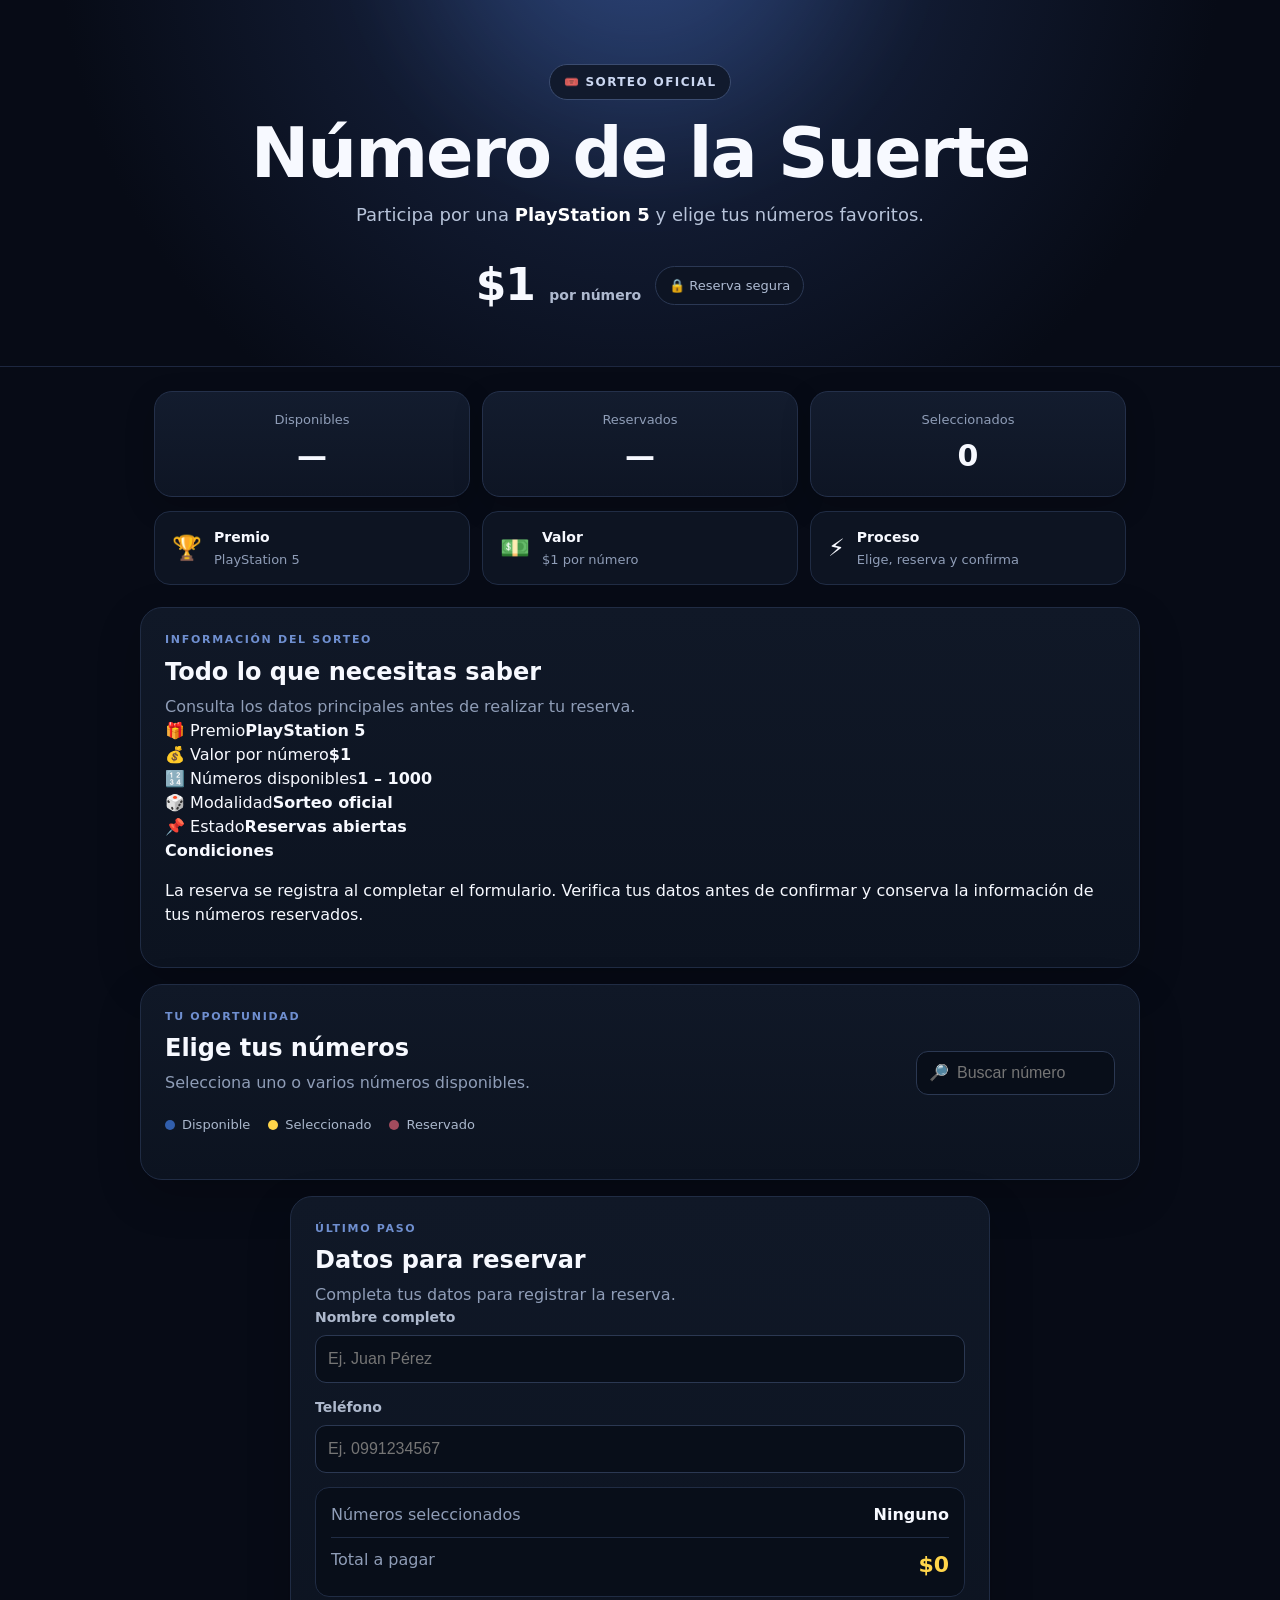
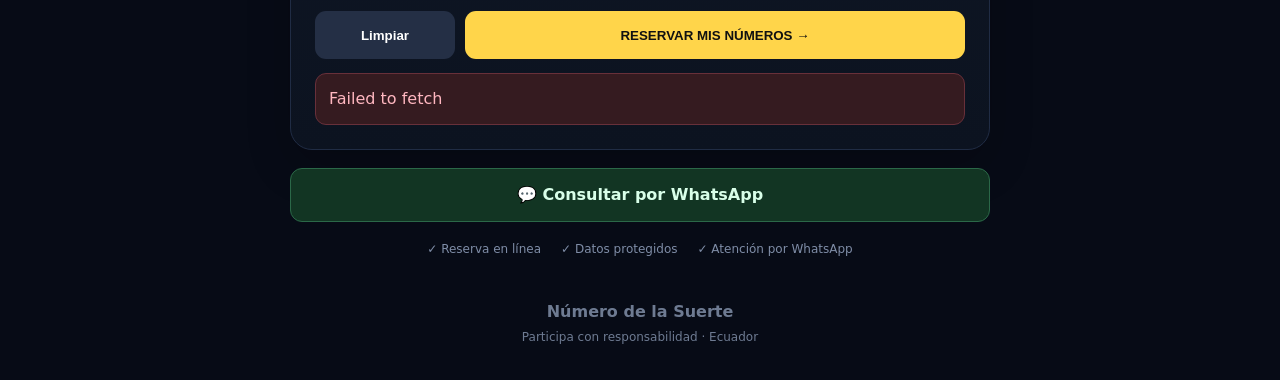
<file: index.html>
<!doctype html>
<html lang="es">
<head>
<meta charset="utf-8">
<meta name="viewport" content="width=device-width,initial-scale=1">
<meta name="theme-color" content="#070b16">
<meta name="description" content="Número de la Suerte — reserva tu número y participa.">
<title>Número de la Suerte</title>
<link rel="stylesheet" href="styles.css">
</head>
<body>
<header class="hero">
<div class="heroGlow"></div><div class="badge">🎟️ SORTEO OFICIAL</div>
<h1 id="raffleName">Número de la Suerte</h1>
<p class="heroLead">Participa por una <strong id="heroPrize">PlayStation 5</strong> y elige tus números favoritos.</p>
<div class="heroMeta"><div class="price" id="heroPrice">$1 <span>por número</span></div><div class="secure">🔒 Reserva segura</div></div>
</header>
<main>
<section class="stats"><div><span>Disponibles</span><b id="availableCount">—</b></div><div><span>Reservados</span><b id="reservedCount">—</b></div><div><span>Seleccionados</span><b id="selectedCount">0</b></div></section>
<section class="infoGrid"><article class="infoCard"><span class="infoIcon">🏆</span><div><strong>Premio</strong><p id="infoPrize">PlayStation 5</p></div></article><article class="infoCard"><span class="infoIcon">💵</span><div><strong>Valor</strong><p id="infoPrice">$1 por número</p></div></article><article class="infoCard"><span class="infoIcon">⚡</span><div><strong>Proceso</strong><p>Elige, reserva y confirma</p></div></article></section>
<section class="card raffleDetails"><div class="sectionTitle"><div><span class="eyebrow">INFORMACIÓN DEL SORTEO</span><h2>Todo lo que necesitas saber</h2><p>Consulta los datos principales antes de realizar tu reserva.</p></div></div><div class="detailsGrid"><div><span>🎁 Premio</span><strong id="detailPrize">PlayStation 5</strong></div><div><span>💰 Valor por número</span><strong id="detailPrice">$1</strong></div><div><span>🔢 Números disponibles</span><strong id="detailNumbers">1 – 1000</strong></div><div><span>🎲 Modalidad</span><strong>Sorteo oficial</strong></div><div><span>📌 Estado</span><strong>Reservas abiertas</strong></div></div><div class="terms"><strong>Condiciones</strong><p>La reserva se registra al completar el formulario. Verifica tus datos antes de confirmar y conserva la información de tus números reservados.</p></div></section>
<section class="card numbersCard"><div class="sectionTitle"><div><span class="eyebrow">TU OPORTUNIDAD</span><h2>Elige tus números</h2><p>Selecciona uno o varios números disponibles.</p></div><label class="searchBox"><span>🔎</span><input id="search" type="number" min="1" max="1000" placeholder="Buscar número"></label></div><div class="legend"><span><i class="dot availableDot"></i>Disponible</span><span><i class="dot selectedDot"></i>Seleccionado</span><span><i class="dot reservedDot"></i>Reservado</span></div><div id="grid" class="grid"></div></section>
<section class="card form-card"><div class="sectionTitle"><div><span class="eyebrow">ÚLTIMO PASO</span><h2>Datos para reservar</h2><p>Completa tus datos para registrar la reserva.</p></div></div><form id="reservationForm"><label>Nombre completo<input id="name" autocomplete="name" required minlength="2" placeholder="Ej. Juan Pérez"></label><label>Teléfono<input id="phone" autocomplete="tel" inputmode="tel" required minlength="7" placeholder="Ej. 0991234567"></label><div class="summary"><div><span>Números seleccionados</span><strong id="summaryNumbers">Ninguno</strong></div><div class="totalRow"><span>Total a pagar</span><strong id="total">$0</strong></div></div><div class="formActions"><button id="clearBtn" type="button" class="secondary">Limpiar</button><button id="submitBtn" type="submit">RESERVAR MIS NÚMEROS →</button></div><div id="message" class="message" hidden></div></form></section>
<a id="whatsappBtn" class="whatsappBtn" href="#" target="_blank" rel="noopener" hidden>💬 Consultar por WhatsApp</a>
<section class="trust"><span>✓ Reserva en línea</span><span>✓ Datos protegidos</span><span>✓ Atención por WhatsApp</span></section>
</main>
<footer><strong>Número de la Suerte</strong><span>Participa con responsabilidad · Ecuador</span></footer>
<div id="receiptModal" class="receiptModal" hidden><div class="receiptCard" role="dialog" aria-modal="true" aria-labelledby="receiptTitle"><button id="closeReceipt" class="receiptClose" type="button" aria-label="Cerrar">×</button><div class="receiptHead"><span>🎟️</span><div><span class="eyebrow">COMPROBANTE</span><h2 id="receiptTitle">Reserva confirmada</h2></div></div><div class="receiptStatus">✓ RESERVA REGISTRADA</div><div class="receiptGrid"><div><span>Cliente</span><strong id="receiptName">—</strong></div><div><span>Teléfono</span><strong id="receiptPhone">—</strong></div><div><span>Números</span><strong id="receiptNumbers">—</strong></div><div><span>Total</span><strong id="receiptTotal">$0</strong></div><div><span>Fecha y hora</span><strong id="receiptDate">—</strong></div><div><span>Código</span><strong id="receiptCode">—</strong></div></div><p class="receiptNote">Guarda este comprobante como respaldo de tu reserva. La reserva queda sujeta a la confirmación del pago.</p><div class="receiptActions"><button id="printReceipt" type="button">🖨️ Imprimir / Guardar</button><button id="receiptWhatsapp" type="button" class="secondary">💬 Enviar por WhatsApp</button></div></div></div>
<script src="config.js"></script><script src="app.js"></script>
</body>
</html>
</file>
<file: styles.css>
*{box-sizing:border-box}html{scroll-behavior:smooth;-webkit-text-size-adjust:100%}body{margin:0;font-family:Inter,ui-sans-serif,system-ui,-apple-system,BlinkMacSystemFont,"Segoe UI",sans-serif;background:#070b16;color:#f7f9ff;line-height:1.5;overflow-x:hidden}.hero{position:relative;overflow:hidden;text-align:center;padding:64px 18px 48px;background:radial-gradient(circle at 50% -20%,#26375f 0,#111a30 38%,#070b16 75%);border-bottom:1px solid #1d2740}.heroGlow{position:absolute;width:420px;height:420px;border-radius:50%;left:50%;top:-300px;transform:translateX(-50%);background:#4f8cff;opacity:.14;filter:blur(70px)}.hero>*:not(.heroGlow){position:relative}.badge{display:inline-flex;align-items:center;border:1px solid #3b4c70;background:#111a2d;border-radius:999px;padding:8px 14px;font-size:12px;font-weight:800;letter-spacing:1.4px;color:#cbd7f1}.hero h1{font-size:clamp(38px,7vw,70px);line-height:1.02;margin:18px 0 12px;letter-spacing:-2px}.heroLead{max-width:680px;margin:0 auto;color:#b8c4da;font-size:18px}.heroLead strong{color:#fff}.heroMeta{display:flex;justify-content:center;align-items:center;gap:14px;flex-wrap:wrap;margin-top:24px}.price{font-size:44px;font-weight:900;letter-spacing:-1px}.price span{font-size:14px;font-weight:600;color:#aeb9cf;letter-spacing:0}.secure{padding:9px 13px;border:1px solid #2b3854;border-radius:999px;color:#aebbd2;background:#0d1423;font-size:13px}.stats{max-width:1000px;margin:24px auto 14px;display:grid;grid-template-columns:repeat(3,1fr);gap:12px;padding:0 14px}.stats div{background:linear-gradient(180deg,#131c2e,#0e1524);border:1px solid #24304a;border-radius:18px;padding:18px;text-align:center;box-shadow:0 10px 30px #0003}.stats span{display:block;color:#8f9db7;font-size:13px}.stats b{display:block;font-size:30px;margin-top:3px}.infoGrid{max-width:1000px;margin:14px auto 22px;padding:0 14px;display:grid;grid-template-columns:repeat(3,1fr);gap:12px}.infoCard{display:flex;gap:12px;align-items:center;padding:15px 17px;background:#0d1422;border:1px solid #202c44;border-radius:16px}.infoIcon{font-size:24px}.infoCard strong{display:block;font-size:14px}.infoCard p{margin:2px 0 0;color:#8f9db7;font-size:13px}.card{max-width:1000px;margin:16px auto;padding:24px;background:linear-gradient(180deg,#101827,#0c1320);border:1px solid #202c44;border-radius:22px;box-shadow:0 16px 45px #0003}.sectionTitle{display:flex;justify-content:space-between;gap:18px;align-items:flex-end}.eyebrow{display:block;color:#6f8fd0;font-size:11px;font-weight:900;letter-spacing:1.7px;margin-bottom:5px}.sectionTitle h2{margin:0 0 5px;font-size:24px}.sectionTitle p{margin:0;color:#8f9db7}.searchBox{display:flex;align-items:center;gap:8px;background:#080e19;border:1px solid #2b3852;border-radius:12px;padding:0 12px}.searchBox input{border:0!important;background:transparent!important;outline:0;width:145px;padding:12px 0}.toolbar input,input{background:#080e19;border:1px solid #2b3852;border-radius:11px;color:#fff;padding:12px;font-size:16px}.legend{display:flex;gap:18px;flex-wrap:wrap;color:#aab7cc;font-size:13px;margin:20px 0}.legend span{display:flex;align-items:center;gap:7px}.dot{width:10px;height:10px;border-radius:50%;display:inline-block}.availableDot{background:#315eac}.selectedDot{background:#ffd54a}.reservedDot{background:#a34b5d}.grid{display:grid;grid-template-columns:repeat(10,1fr);gap:8px}.number{border:1px solid #2a3853;background:#162238;color:#fff;border-radius:10px;padding:10px 2px;cursor:pointer;font-weight:800;transition:transform .12s,filter .12s;min-height:42px;touch-action:manipulation}.number:hover:not(:disabled){transform:translateY(-2px);filter:brightness(1.15)}.number.selected{background:#ffd54a;color:#151515;border-color:#ffe58a}.number.reserved,.number.paid{background:#542631;color:#d8aab1;border-color:#713644;cursor:not-allowed}.form-card{max-width:700px}.form-card form{display:grid;gap:14px}.form-card label{display:grid;gap:7px;color:#aeb9cd;font-size:14px;font-weight:600}.form-card input{width:100%;min-height:48px}.summary{background:#080e19;border:1px solid #202c44;border-radius:14px;padding:15px;display:grid;gap:10px}.summary div{display:flex;justify-content:space-between;gap:15px}.summary span{color:#8f9db7}.summary strong{word-break:break-word;text-align:right}.summary .totalRow{padding-top:10px;border-top:1px solid #202c44}.summary .totalRow strong{font-size:22px;color:#ffd54a}.formActions{display:grid;grid-template-columns:140px 1fr;gap:10px}button{border:0;border-radius:11px;padding:13px 15px;min-height:48px;font-weight:900;cursor:pointer;background:#ffd54a;color:#111;transition:filter .12s,transform .12s;touch-action:manipulation}button:hover:not(:disabled){filter:brightness(1.08);transform:translateY(-1px)}button:disabled{opacity:.55;cursor:not-allowed}.secondary{background:#242f45;color:#fff}.message{padding:13px;border-radius:11px;background:#16311f;border:1px solid #275437}.message.error{background:#351b20;border-color:#68303a;color:#ffb7c0}.whatsappBtn{display:block;max-width:700px;margin:18px auto 10px;padding:14px 18px;text-align:center;text-decoration:none;border:1px solid #2b6848;border-radius:12px;background:#123523;color:#d9ffe9;font-weight:900}.trust{max-width:700px;margin:18px auto 8px;padding:0 14px;display:flex;justify-content:center;gap:20px;flex-wrap:wrap;color:#7f8da7;font-size:12px}.receiptModal{position:fixed;inset:0;z-index:1000;display:grid;place-items:center;padding:18px;background:#000b;overflow:auto}.receiptModal[hidden]{display:none}.receiptCard{position:relative;width:min(560px,100%);background:#101827;border:1px solid #31415e;border-radius:22px;padding:24px;box-shadow:0 25px 80px #0008}.receiptClose{position:absolute;right:12px;top:12px;width:40px;height:40px;min-height:40px;padding:0;border-radius:50%;background:#242f45;color:#fff;font-size:25px}.receiptHead{display:flex;align-items:center;gap:14px;padding-right:42px}.receiptHead>span{font-size:34px}.receiptHead h2{margin:0;font-size:25px}.receiptStatus{margin:18px 0;padding:12px;border-radius:10px;text-align:center;background:#16311f;border:1px solid #275437;color:#bdf2cb;font-weight:900}.receiptGrid{display:grid;grid-template-columns:1fr 1fr;gap:10px}.receiptGrid>div{background:#080e19;border:1px solid #202c44;border-radius:12px;padding:12px}.receiptGrid span{display:block;color:#8f9db7;font-size:12px}.receiptGrid strong{display:block;margin-top:3px;word-break:break-word}.receiptNote{color:#9ba8bd;font-size:13px}.receiptActions{display:grid;grid-template-columns:1fr 1fr;gap:10px}.receiptActions button{width:100%}footer{display:grid;gap:4px;text-align:center;color:#6e7b92;padding:34px 20px}footer span{font-size:12px}@media(max-width:700px){.hero{padding:44px 15px 36px}.hero h1{letter-spacing:-1px;font-size:clamp(34px,10vw,52px)}.heroLead{font-size:16px}.heroMeta{margin-top:18px;gap:10px}.price{font-size:38px}.stats,.infoGrid{grid-template-columns:1fr 1fr}.infoCard:last-child{grid-column:1/-1}.card{margin:12px 10px;padding:17px;border-radius:18px}.sectionTitle{align-items:stretch;flex-direction:column}.sectionTitle h2{font-size:21px}.searchBox{width:100%;min-height:48px}.searchBox input{width:100%;min-height:44px}.legend{margin:15px 0;gap:10px 16px}.grid{grid-template-columns:repeat(5,1fr);gap:7px}.number{padding:10px 2px;min-height:44px;font-size:14px}.formActions,.receiptActions{grid-template-columns:1fr}.trust{gap:10px 16px}.summary div{align-items:flex-start}.summary strong{max-width:65%}.receiptGrid{grid-template-columns:1fr}}@media(max-width:420px){.hero{padding-top:38px}.badge{font-size:10px;padding:7px 11px}.hero h1{font-size:34px}.stats{grid-template-columns:1fr}.stats div{padding:14px}.stats b{font-size:26px}.infoGrid{grid-template-columns:1fr}.infoCard:last-child{grid-column:auto}.price{font-size:34px}.secure{font-size:12px}.card{margin-left:8px;margin-right:8px;padding:15px}.grid{grid-template-columns:repeat(4,1fr);gap:6px}.number{min-height:46px}.form-card input{min-height:50px}.formActions button{width:100%}}@media(prefers-reduced-motion:reduce){*{scroll-behavior:auto!important;transition:none!important}}
</file>
